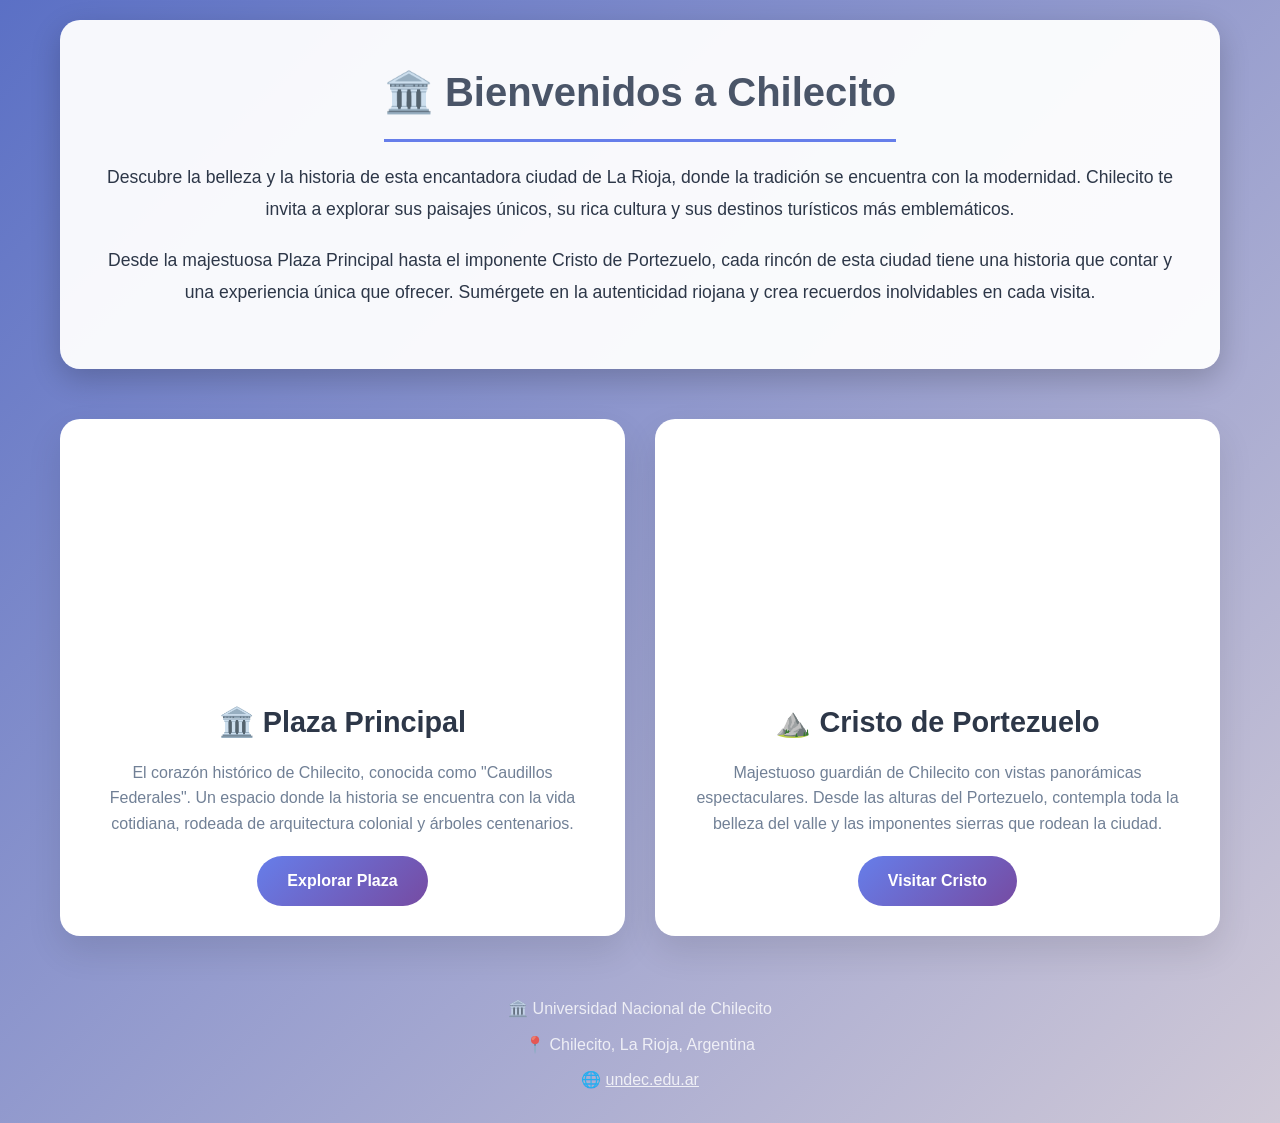
<file: page/index.html>
<!DOCTYPE html>
<html lang="es">
<head>
    <meta charset="UTF-8">
    <meta name="viewport" content="width=device-width, initial-scale=1.0">
    <title>Chilecito - Destinos Turísticos</title>
    <link rel="stylesheet" href="page.css">
</head>
<body>
    <div class="container">
        <div class="presentation">
            <h2>🏛️ Bienvenidos a Chilecito</h2>
            <p>
                Descubre la belleza y la historia de esta encantadora ciudad de La Rioja, 
                donde la tradición se encuentra con la modernidad. Chilecito te invita a 
                explorar sus paisajes únicos, su rica cultura y sus destinos turísticos 
                más emblemáticos.
            </p>
            <p>
                Desde la majestuosa Plaza Principal hasta el imponente Cristo de Portezuelo, 
                cada rincón de esta ciudad tiene una historia que contar y una experiencia 
                única que ofrecer. Sumérgete en la autenticidad riojana y crea recuerdos 
                inolvidables en cada visita.
            </p>
        </div>

        <div class="destinos-grid">
            <!-- Tarjeta Plaza Principal -->
            <a href="../paginawebPlaza/plaza.html" class="destino-card">
                <div class="card-image" style="background-image: url('https://i.pinimg.com/736x/75/53/f0/7553f0ec697302ec3f87707fd003caa9.jpg');">
                </div>
                <div class="card-content">
                    <h3>🏛️ Plaza Principal</h3>
                    <p>
                        El corazón histórico de Chilecito, conocida como "Caudillos Federales". 
                        Un espacio donde la historia se encuentra con la vida cotidiana, 
                        rodeada de arquitectura colonial y árboles centenarios.
                    </p>
                    <span class="card-button">Explorar Plaza</span>
                </div>
            </a>

            <!-- Tarjeta Cristo de Portezuelo -->
            <a href="../paginawebCristo/cristo.html" class="destino-card">
                <div class="card-image" style="background-image: url('https://i.pinimg.com/1200x/26/20/18/26201882ac04d578f446b60d960b6454.jpg');">
                </div>
                <div class="card-content">
                    <h3>⛰️ Cristo de Portezuelo</h3>
                    <p>
                        Majestuoso guardián de Chilecito con vistas panorámicas espectaculares. 
                        Desde las alturas del Portezuelo, contempla toda la belleza del valle 
                        y las imponentes sierras que rodean la ciudad.
                    </p>
                    <span class="card-button">Visitar Cristo</span>
                </div>
            </a>
        </div>

        <div class="footer">
            <p>🏛️ Universidad Nacional de Chilecito</p>
            <p>📍 Chilecito, La Rioja, Argentina</p>
            <p>🌐 <a href="https://undec.edu.ar" target="_blank">undec.edu.ar</a></p>
        </div>
    </div>
</body>
</html>
</file>
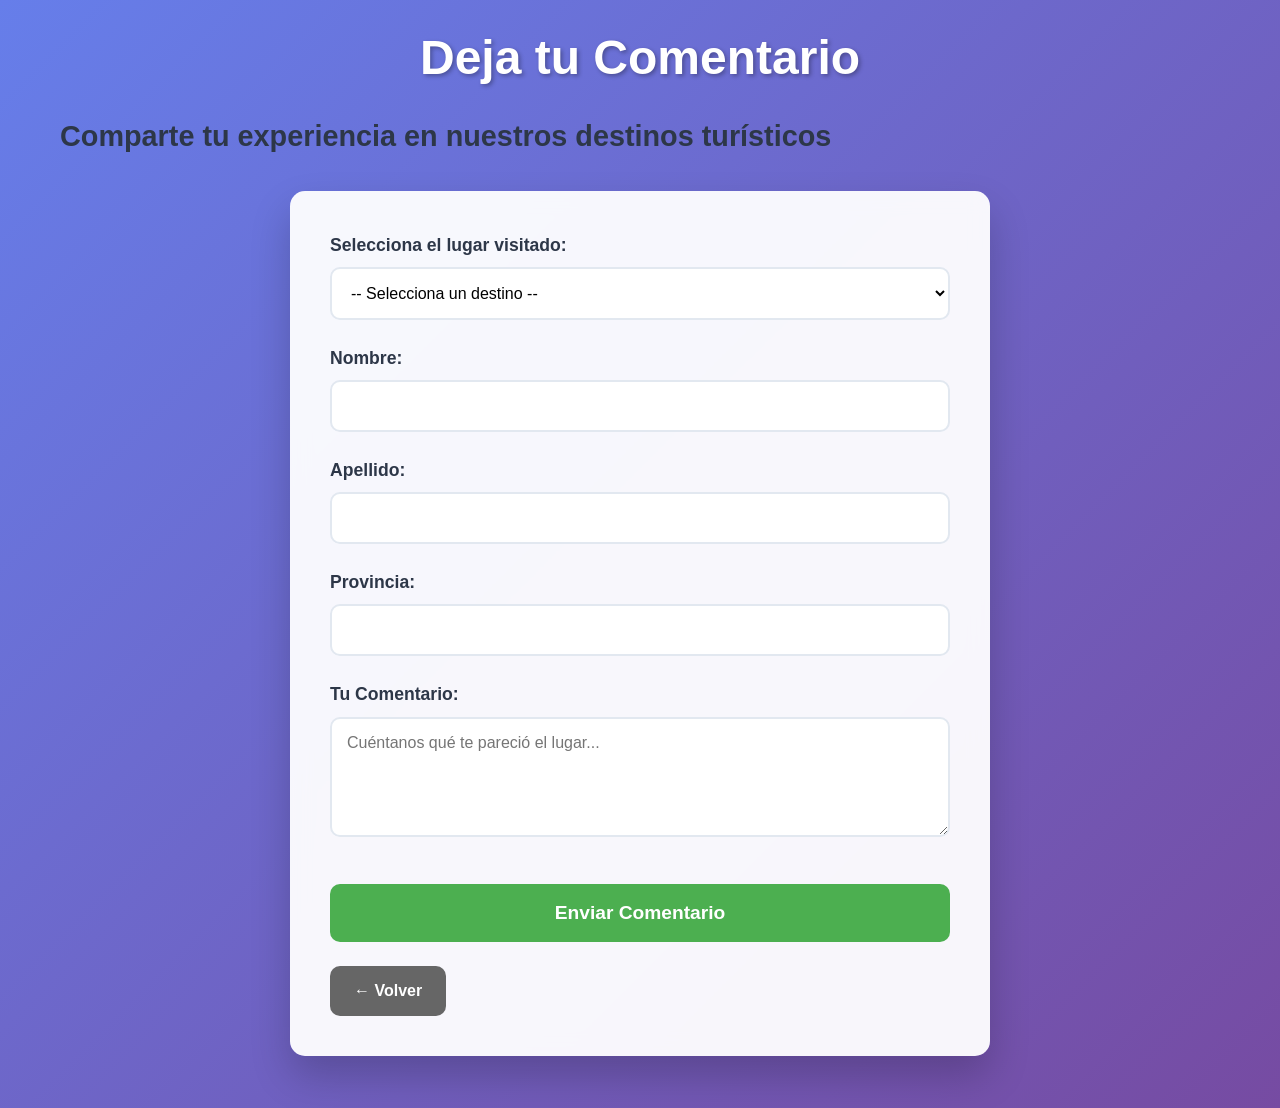
<file: fomulario/formularios.html>
<!DOCTYPE html>
<html lang="es">
<head>
    <meta charset="UTF-8">
    <meta name="viewport" content="width=device-width, initial-scale=1.0">
    <title>Deja tu Comentario - Destinos Turísticos</title>
    <link rel="stylesheet" href="formulario.css">
</head>
<body>
    <div class="content-wrapper">      
        <h1>Deja tu Comentario</h1>
        <h3>Comparte tu experiencia en nuestros destinos turísticos</h3>
        
        <div class="form-container">
            <form id="comentarioForm">
                <div class="form-group">
                    <label for="lugar">Selecciona el lugar visitado:</label>
                    <select id="lugar" name="lugar" required onchange="actualizarLugarInfo()">
                        <option value="">-- Selecciona un destino --</option>
                        <option value="1">🏛️ Plaza Principal</option>
                        <option value="2">⛰️ Cristo de Portezuelo</option>
                    </select>
                </div>

                <div id="lugarInfo" class="lugar-info" style="display: none;">
                    <h3 id="lugarNombre"></h3>
                    <p id="lugarDescripcion"></p>
                </div>
                
                <div class="form-group">
                    <label for="nombre">Nombre:</label>
                    <input type="text" id="nombre" name="nombre" required>
                </div>
                
                <div class="form-group">
                    <label for="apellido">Apellido:</label>
                    <input type="text" id="apellido" name="apellido" required>
                </div>
                
                <div class="form-group">
                    <label for="provincia">Provincia:</label>
                    <input type="text" id="provincia" name="provincia" required>
                </div>
                
                <div class="form-group">
                    <label for="comentario">Tu Comentario:</label>
                    <textarea id="comentario" name="comentario" placeholder="Cuéntanos qué te pareció el lugar..." required></textarea>
                </div>
                
                <button type="submit" class="submit-btn">Enviar Comentario</button>
            </form>
            
            <div id="successMessage" class="success-message">
                ¡Comentario enviado exitosamente! Gracias por compartir tu experiencia.
            </div>
            
            <div id="errorMessage" class="error-message">
                Hubo un error al enviar el comentario. Por favor, intenta nuevamente.
            </div>
            
            <a href="javascript:history.back()" class="back-btn">← Volver</a>
        </div>
    </div>

    <script>
        const lugares = {
            1: {
                nombre: "Plaza Principal",
                descripcion: "El corazón histórico de Chilecito, conocida como 'Caudillos Federales'"
            },
            2: {
                nombre: "Cristo de Portezuelo",
                descripcion: "Majestuosa estatua con vistas panorámicas espectaculares de la ciudad"
            }
        };

        function actualizarLugarInfo() {
            const lugarSelect = document.getElementById('lugar');
            const lugarInfo = document.getElementById('lugarInfo');
            const lugarNombre = document.getElementById('lugarNombre');
            const lugarDescripcion = document.getElementById('lugarDescripcion');
            
            if (lugarSelect.value) {
                const lugar = lugares[lugarSelect.value];
                lugarNombre.textContent = lugar.nombre;
                lugarDescripcion.textContent = lugar.descripcion;
                lugarInfo.style.display = 'block';
            } else {
                lugarInfo.style.display = 'none';
            }
        }

        document.getElementById('comentarioForm').addEventListener('submit', async function(e) {
            e.preventDefault();
            
            const lugarSelect = document.getElementById('lugar');
            if (!lugarSelect.value) {
                alert('Por favor selecciona un lugar turístico');
                return;
            }
            
            const formData = {
                nombre: document.getElementById('nombre').value,
                apellido: document.getElementById('apellido').value,
                provincia: document.getElementById('provincia').value,
                comentario: document.getElementById('comentario').value,
                lugar_id: parseInt(lugarSelect.value),
                lugar_nombre: lugares[lugarSelect.value].nombre
            };
            
            try {
                const response = await fetch('/api/comentario', {
                    method: 'POST',
                    headers: {
                        'Content-Type': 'application/json',
                    },
                    body: JSON.stringify(formData)
                });
                
                if (response.ok) {
                    document.getElementById('successMessage').style.display = 'block';
                    document.getElementById('errorMessage').style.display = 'none';
                    document.getElementById('comentarioForm').reset();
                    document.getElementById('lugarInfo').style.display = 'none';
                } else {
                    throw new Error('Error en el servidor');
                }
            } catch (error) {
                console.error('Error:', error);
                document.getElementById('errorMessage').style.display = 'block';
                document.getElementById('successMessage').style.display = 'none';
            }
        });
    </script>
</body>
</html>
</file>
<file: page/page.css>
* {
    margin: 0;
    padding: 0;
    box-sizing: border-box;
}

body {
    /*background-image: url('https://www.mibauldeblogs.com/que-ver-hacer-en-chilecito/g');*/
    font-family: 'Segoe UI', Tahoma, Geneva, Verdana, sans-serif;
    line-height: 1.6;
    color: #971f1f;
    background: linear-gradient(135deg, #5b70c5 0%, #d0c9d7 100%);
    min-height: 100vh;
}

.container {
    max-width: 1200px;
    margin: 0 auto;
    padding: 20px;
}

.header {
    text-align: center;
    margin-bottom: 40px;
    color: white;
}

.header h1 {
    font-size: 3rem;
    margin-bottom: 10px;
    text-shadow: 2px 2px 4px rgba(0,0,0,0.3);
}

.header p {
    font-size: 1.2rem;
    opacity: 0.9;
}

.presentation {
    background: rgba(255, 255, 255, 0.95);
    border-radius: 20px;
    padding: 40px;
    margin-bottom: 50px;
    box-shadow: 0 10px 30px rgba(0,0,0,0.2);
    text-align: center;
}

.presentation h2 {
    color: #4a5568;
    font-size: 2.5rem;
    margin-bottom: 20px;
    border-bottom: 3px solid #667eea;
    padding-bottom: 15px;
    display: inline-block;
}

.presentation p {
    font-size: 1.1rem;
    color: #2d3748;
    margin-bottom: 20px;
    line-height: 1.8;
}

.destinos-grid {
    display: grid;
    grid-template-columns: repeat(auto-fit, minmax(400px, 1fr));
    gap: 30px;
    margin-top: 40px;
}

.destino-card {
    background: white;
    border-radius: 20px;
    overflow: hidden;
    box-shadow: 0 15px 35px rgba(0,0,0,0.1);
    transition: all 0.3s ease;
    cursor: pointer;
    text-decoration: none;
    color: inherit;
}

.destino-card:hover {
    transform: translateY(-10px);
    box-shadow: 0 25px 50px rgba(0,0,0,0.2);
}

.card-image {
    height: 250px;
    background-size: cover;
    background-position: center;
    position: relative;
}

.card-image::before {
    content: '';
    position: absolute;
    top: 0;
    left: 0;
    right: 0;
    bottom: 0;
    background: linear-gradient(45deg, rgba(102, 126, 234, 0.8), rgba(150, 128, 171, 0.8));
    opacity: 0;
    transition: opacity 0.3s ease;
}

.destino-card:hover .card-image::before {
    opacity: 1;
}

.card-content {
    padding: 30px;
    text-align: center;
}

.card-content h3 {
    font-size: 1.8rem;
    color: #2d3748;
    margin-bottom: 15px;
}

.card-content p {
    color: #718096;
    line-height: 1.6;
    margin-bottom: 20px;
}

.card-button {
    display: inline-block;
    background: linear-gradient(135deg, #667eea, #764ba2);
    color: white;
    padding: 12px 30px;
    border-radius: 25px;
    text-decoration: none;
    font-weight: 600;
    transition: all 0.3s ease;
}

.card-button:hover {
    transform: scale(1.05);
    box-shadow: 0 5px 15px rgba(102, 126, 234, 0.4);
}

.footer {
    text-align: center;
    margin-top: 60px;
    color: white;
    opacity: 0.8;
}

.footer p {
    margin-bottom: 10px;
}

.footer a {
    color: white;
    text-decoration: underline;
}

@media (max-width: 768px) {
    .header h1 {
        font-size: 2rem;
    }
    
    .destinos-grid {
        grid-template-columns: 1fr;
        gap: 20px;
    }
    
    .presentation {
        padding: 20px;
    }
}
</file>
<file: fomulario/formulario.css>
/* ===== CSS UNIFICADO PARA SISTEMA TURÍSTICO ===== */
/* Estilos base y variables CSS */
:root {
    --primary-color: #667eea;
    --secondary-color: #764ba2;
    --accent-color: #4CAF50;
    --text-dark: #2d3748;
    --text-light: #718096;
    --white: #ffffff;
    --gray-light: #f7fafc;
    --gray-medium: #e2e8f0;
    --shadow-light: 0 4px 6px rgba(0, 0, 0, 0.1);
    --shadow-medium: 0 10px 25px rgba(0, 0, 0, 0.15);
    --shadow-heavy: 0 20px 40px rgba(0, 0, 0, 0.2);
    --border-radius: 15px;
    --transition: all 0.3s ease;
}

/* Reset y estilos base */
* {
    margin: 0;
    padding: 0;
    box-sizing: border-box;
}

body {
    font-family: 'Segoe UI', Tahoma, Geneva, Verdana, sans-serif;
    line-height: 1.6;
    color: var(--text-dark);
    background: linear-gradient(135deg, var(--primary-color) 0%, var(--secondary-color) 100%);
    min-height: 100vh;
    overflow-x: hidden;
}

/* ===== HEADER Y NAVEGACIÓN ===== */
.header {
    background: rgba(130, 80, 80, 0.95);
    backdrop-filter: blur(10px);
    padding: 1rem 0;
    position: sticky;
    top: 0;
    z-index: 1000;
    box-shadow: var(--shadow-light);
}

.nav-container {
    max-width: 1200px;
    margin: 0 auto;
    display: flex;
    justify-content: space-between;
    align-items: center;
    padding: 0 2rem;
}

.logo-container {
    text-align: center;
    margin: 2rem 0;
}

.logo-container img {
    max-height: 80px;
    width: auto;
}

.back-button {
    position: fixed;
    top: 20px;
    left: 20px;
    background: rgba(255, 255, 255, 0.95);
    color: var(--text-dark);
    padding: 12px 24px;
    border-radius: 25px;
    text-decoration: none;
    font-weight: 600;
    z-index: 1000;
    transition: var(--transition);
    box-shadow: var(--shadow-light);
    backdrop-filter: blur(10px);
}

.back-button:hover {
    background: var(--white);
    transform: translateY(-2px);
    box-shadow: var(--shadow-medium);
}

/* ===== CONTENEDOR PRINCIPAL ===== */
.content-wrapper {
    max-width: 1200px;
    margin: 0 auto;
    padding: 20px;
    min-height: calc(100vh - 200px);
}

.container {
    max-width: 1200px;
    margin: 0 auto;
    padding: 20px;
}

/* ===== TÍTULOS Y ENCABEZADOS ===== */
h1 {
    font-size: 3rem;
    margin-bottom: 1rem;
    color: var(--white);
    text-align: center;
    text-shadow: 2px 2px 4px rgba(0,0,0,0.3);
    font-weight: 700;
}

h2 {
    font-size: 2.5rem;
    color: var(--text-dark);
    margin-bottom: 1.5rem;
    border-bottom: 3px solid var(--primary-color);
    padding-bottom: 15px;
    display: inline-block;
}

h3 {
    font-size: 1.8rem;
    color: var(--text-dark);
    margin-bottom: 1rem;
    font-weight: 600;
}

/* ===== SECCIONES DE CONTENIDO ===== */
.presentation {
    background: rgba(255, 255, 255, 0.95);
    border-radius: var(--border-radius);
    padding: 3rem;
    margin-bottom: 3rem;
    box-shadow: var(--shadow-heavy);
    text-align: center;
    backdrop-filter: blur(10px);
}

.presentation p {
    font-size: 1.2rem;
    color: var(--text-light);
    margin-bottom: 1.5rem;
    line-height: 1.8;
    max-width: 800px;
    margin-left: auto;
    margin-right: auto;
}

.content-section {
    background: rgba(255, 255, 255, 0.95);
    border-radius: var(--border-radius);
    padding: 2rem;
    margin: 1.5rem 0;
    box-shadow: var(--shadow-medium);
    backdrop-filter: blur(10px);
}

.content-section p {
    font-size: 1.1rem;
    color: var(--text-light);
    margin-bottom: 1rem;
    line-height: 1.7;
}

/* ===== HERO SECTION ===== */
.hero-section {
    background: linear-gradient(rgba(0,0,0,0.5), rgba(0,0,0,0.5)), 
                url('https://images.unsplash.com/photo-1544966503-7cc5ac882d5f?ixlib=rb-4.0.3&auto=format&fit=crop&w=1000&q=80');
    background-size: cover;
    background-position: center;
    color: var(--white);
    text-align: center;
    padding: 8rem 2rem;
    margin-bottom: 3rem;
    border-radius: var(--border-radius);
    position: relative;
}

.hero-section h1 {
    font-size: 4rem;
    margin-bottom: 1.5rem;
    text-shadow: 2px 2px 4px rgba(0,0,0,0.7);
    color: var(--white);
}

.hero-section p {
    font-size: 1.4rem;
    max-width: 800px;
    margin: 0 auto;
    text-shadow: 1px 1px 2px rgba(0,0,0,0.7);
    opacity: 0.95;
}

/* ===== GRID DE DESTINOS ===== */
.destinos-grid {
    display: grid;
    grid-template-columns: repeat(auto-fit, minmax(400px, 1fr));
    gap: 2rem;
    margin-top: 3rem;
}

.destino-card {
    background: var(--white);
    border-radius: var(--border-radius);
    overflow: hidden;
    box-shadow: var(--shadow-medium);
    transition: var(--transition);
    cursor: pointer;
    text-decoration: none;
    color: inherit;
    position: relative;
}

.destino-card:hover {
    transform: translateY(-10px);
    box-shadow: var(--shadow-heavy);
}

.card-image {
    height: 250px;
    background-size: cover;
    background-position: center;
    position: relative;
}

.card-image::before {
    content: '';
    position: absolute;
    top: 0;
    left: 0;
    right: 0;
    bottom: 0;
    background: linear-gradient(45deg, rgba(102, 126, 234, 0.8), rgba(118, 75, 162, 0.8));
    opacity: 0;
    transition: var(--transition);
}

.destino-card:hover .card-image::before {
    opacity: 1;
}

.card-content {
    padding: 2rem;
    text-align: center;
}

.card-content h3 {
    font-size: 1.8rem;
    color: var(--text-dark);
    margin-bottom: 1rem;
}

.card-content p {
    color: var(--text-light);
    line-height: 1.6;
    margin-bottom: 1.5rem;
}

/* ===== BOTONES ===== */
.card-button, .cta-button {
    display: inline-block;
    background: linear-gradient(135deg, var(--primary-color), var(--secondary-color));
    color: var(--white);
    padding: 15px 35px;
    border-radius: 25px;
    text-decoration: none;
    font-weight: 600;
    transition: var(--transition);
    border: none;
    cursor: pointer;
    font-size: 1.1rem;
    box-shadow: var(--shadow-light);
}

.card-button:hover, .cta-button:hover {
    transform: scale(1.05);
    box-shadow: var(--shadow-medium);
}

/* ===== ESTADÍSTICAS ===== */
.stats-grid {
    display: grid;
    grid-template-columns: repeat(auto-fit, minmax(200px, 1fr));
    gap: 1.5rem;
    margin: 2rem 0;
}

.stat-item {
    text-align: center;
    padding: 2rem;
    background: linear-gradient(135deg, var(--primary-color), var(--secondary-color));
    color: var(--white);
    border-radius: var(--border-radius);
    box-shadow: var(--shadow-light);
    transition: var(--transition);
}

.stat-item:hover {
    transform: translateY(-5px);
    box-shadow: var(--shadow-medium);
}

.stat-number {
    font-size: 2.5rem;
    font-weight: bold;
    margin-bottom: 0.5rem;
}

.stat-label {
    font-size: 1rem;
    opacity: 0.9;
}

/* ===== FORMULARIO DE COMENTARIOS ===== */
.form-container {
    max-width: 700px;
    margin: 2rem auto;
    padding: 2.5rem;
    background: rgba(255, 255, 255, 0.95);
    border-radius: var(--border-radius);
    box-shadow: var(--shadow-heavy);
    backdrop-filter: blur(10px);
}

.form-container h1 {
    color: var(--text-dark);
    text-shadow: none;
    margin-bottom: 0.5rem;
}

.form-container h3 {
    color: var(--text-light);
    text-align: center;
    margin-bottom: 2rem;
    border-bottom: none;
    padding-bottom: 0;
    display: block;
}

.form-group {
    margin-bottom: 1.5rem;
}

.form-group label {
    display: block;
    margin-bottom: 0.5rem;
    font-weight: 600;
    color: var(--text-dark);
    font-size: 1.1rem;
}

.form-group input, 
.form-group textarea, 
.form-group select {
    width: 100%;
    padding: 15px;
    border: 2px solid var(--gray-medium);
    border-radius: 10px;
    font-size: 1rem;
    transition: var(--transition);
    background: var(--white);
}

.form-group input:focus, 
.form-group textarea:focus, 
.form-group select:focus {
    outline: none;
    border-color: var(--accent-color);
    box-shadow: 0 0 0 3px rgba(76, 175, 80, 0.1);
}

.form-group textarea {
    height: 120px;
    resize: vertical;
    font-family: inherit;
}

.submit-btn {
    background: var(--accent-color);
    color: var(--white);
    padding: 18px 40px;
    border: none;
    border-radius: 10px;
    font-size: 1.2rem;
    cursor: pointer;
    transition: var(--transition);
    font-weight: 600;
    width: 100%;
    margin-top: 1rem;
}

.submit-btn:hover {
    background: #45a049;
    transform: translateY(-2px);
    box-shadow: var(--shadow-medium);
}

.back-btn {
    background: #666;
    color: var(--white);
    padding: 12px 24px;
    border: none;
    border-radius: 10px;
    text-decoration: none;
    display: inline-block;
    margin-top: 1.5rem;
    transition: var(--transition);
    font-weight: 600;
}

.back-btn:hover {
    background: #555;
    transform: translateY(-2px);
}

/* ===== MENSAJES ===== */
.success-message, .error-message {
    padding: 1rem;
    border-radius: 10px;
    margin-top: 1.5rem;
    display: none;
    font-weight: 600;
}

.success-message {
    background: #d4edda;
    color: #155724;
    border: 1px solid #c3e6cb;
}

.error-message {
    background: #f8d7da;
    color: #721c24;
    border: 1px solid #f5c6cb;
}

/* ===== INFORMACIÓN DEL LUGAR ===== */
.lugar-info {
    background: linear-gradient(135deg, var(--primary-color), var(--secondary-color));
    color: var(--white);
    padding: 1.5rem;
    border-radius: 10px;
    margin-bottom: 2rem;
    text-align: center;
    box-shadow: var(--shadow-light);
}

.lugar-info h3 {
    margin: 0 0 0.5rem 0;
    font-size: 1.5rem;
    color: var(--white);
    border-bottom: none;
    padding-bottom: 0;
}

.lugar-info p {
    margin: 0;
    opacity: 0.9;
    color: var(--white);
}

/* ===== FOOTER ===== */
.footer {
    text-align: center;
    margin-top: 4rem;
    color: var(--white);
    opacity: 0.8;
    padding: 2rem 0;
}

.footer p {
    margin-bottom: 0.5rem;
}

.footer a {
    color: var(--white);
    text-decoration: underline;
    transition: var(--transition);
}

.footer a:hover {
    opacity: 0.7;
}

/* ===== RESPONSIVE DESIGN ===== */
@media (max-width: 768px) {
    .container, .content-wrapper {
        padding: 15px;
    }
    
    h1 {
        font-size: 2.5rem;
    }
    
    .hero-section h1 {
        font-size: 2.5rem;
    }
    
    .hero-section {
        padding: 4rem 1rem;
    }
    
    .destinos-grid {
        grid-template-columns: 1fr;
        gap: 1.5rem;
    }
    
    .stats-grid {
        grid-template-columns: repeat(2, 1fr);
        gap: 1rem;
    }
    
    .form-container {
        margin: 1rem;
        padding: 1.5rem;
    }
    
    .presentation {
        padding: 2rem 1.5rem;
    }
    
    .back-button {
        position: relative;
        top: auto;
        left: auto;
        margin-bottom: 1rem;
        display: inline-block;
    }
}

@media (max-width: 480px) {
    .stats-grid {
        grid-template-columns: 1fr;
    }
    
    .hero-section h1 {
        font-size: 2rem;
    }
    
    h1 {
        font-size: 2rem;
    }
    
    .card-content {
        padding: 1.5rem;
    }
}

/* ===== ANIMACIONES ===== */
@keyframes fadeInUp {
    from {
        opacity: 0;
        transform: translateY(30px);
    }
    to {
        opacity: 1;
        transform: translateY(0);
    }
}

.content-section, .destino-card, .form-container {
    animation: fadeInUp 0.6s ease-out;
}

/* ===== ESTADOS DE HOVER MEJORADOS ===== */
.destino-card:hover .card-content h3 {
    color: var(--primary-color);
}

.stat-item:hover .stat-number {
    transform: scale(1.1);
    transition: var(--transition);
}

/* ===== SCROLLBAR PERSONALIZADA ===== */
::-webkit-scrollbar {
    width: 8px;
}

::-webkit-scrollbar-track {
    background: var(--gray-light);
}

::-webkit-scrollbar-thumb {
    background: var(--primary-color);
    border-radius: 4px;
}

::-webkit-scrollbar-thumb:hover {
    background: var(--secondary-color);
}
</file>
